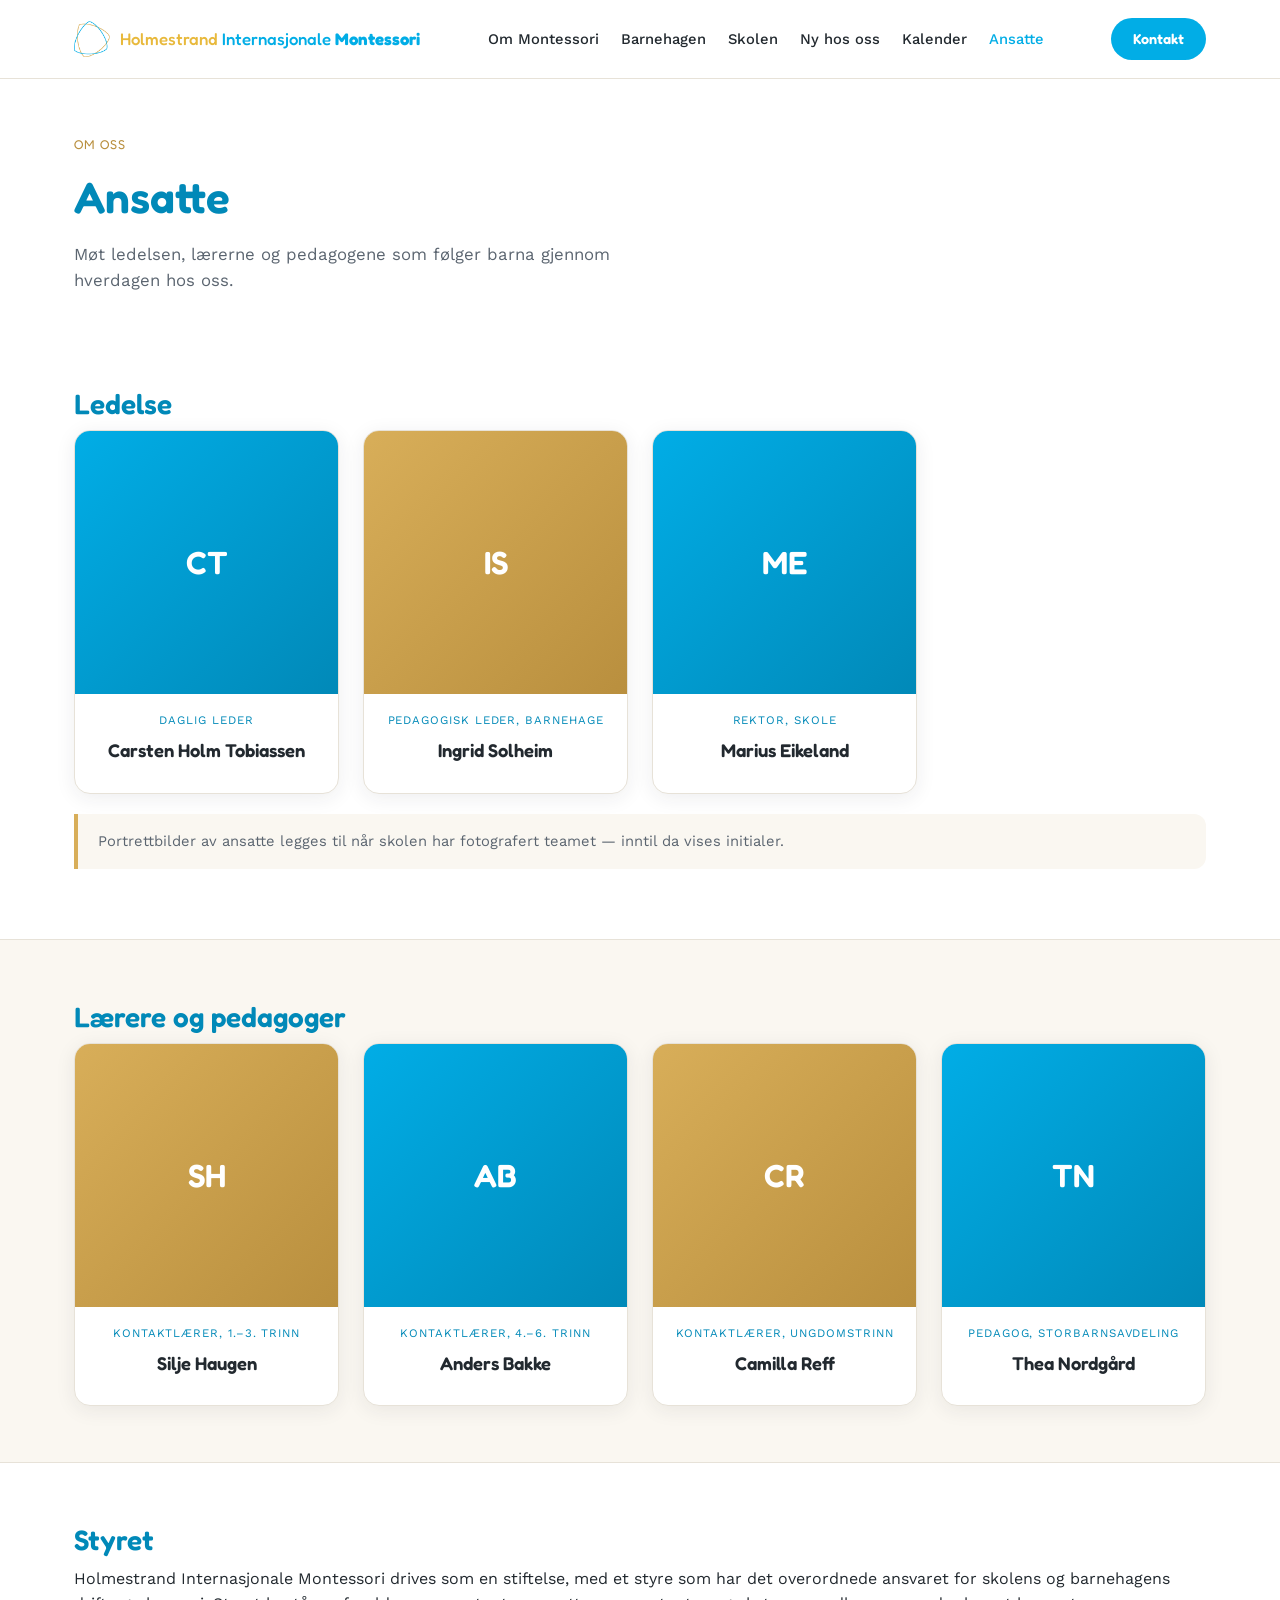
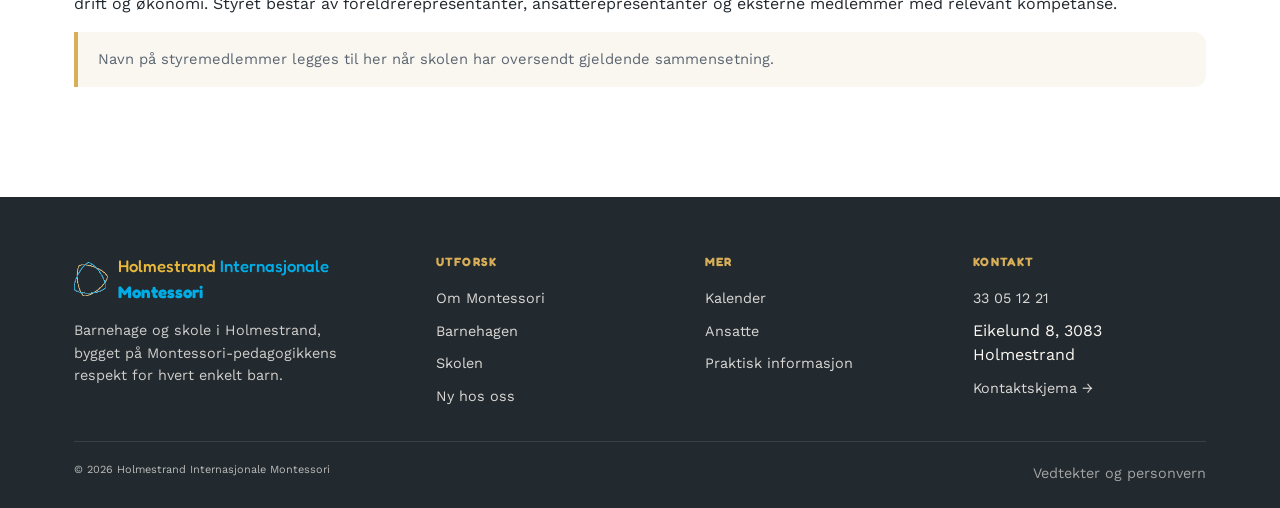
<file: ansatte.html>
<!DOCTYPE html>
<html lang="no">
<head>
<meta charset="UTF-8">
<meta name="viewport" content="width=device-width, initial-scale=1.0">
<title>Ansatte — Holmestrand Internasjonale Montessori</title>
<meta name="description" content="Ledelse, lærere, pedagoger og styret ved Holmestrand Internasjonale Montessori.">
<link rel="icon" type="image/png" sizes="32x32" href="Bilder/favicon-32.png">
<link rel="icon" type="image/png" sizes="16x16" href="Bilder/favicon-16.png">
<link rel="apple-touch-icon" sizes="180x180" href="Bilder/favicon-180.png">
<link rel="preconnect" href="https://fonts.googleapis.com">
<link rel="preconnect" href="https://fonts.gstatic.com" crossorigin>
<link href="https://fonts.googleapis.com/css2?family=Fredoka:wght@500;600;700&family=Work+Sans:wght@400;500;600&display=swap" rel="stylesheet">
<link rel="stylesheet" href="css/style.css">
</head>
<body data-page="ansatte">

<div id="site-header"></div>

<div class="wrap page-hero">
  <span class="eyebrow">Om oss</span>
  <h1>Ansatte</h1>
  <p class="lede">Møt ledelsen, lærerne og pedagogene som følger barna gjennom hverdagen hos oss.</p>
</div>

<section class="section">
  <div class="wrap">
    <h2 class="team-group-title">Ledelse</h2>
    <div class="team-grid">
      <div class="team-card">
        <div class="team-avatar blue" aria-hidden="true">CT</div>
        <div class="team-body">
          <div class="role">Daglig leder</div>
          <h3>Carsten Holm Tobiassen</h3>
        </div>
      </div>
      <div class="team-card">
        <div class="team-avatar amber" aria-hidden="true">IS</div>
        <div class="team-body">
          <div class="role">Pedagogisk leder, barnehage</div>
          <h3>Ingrid Solheim</h3>
        </div>
      </div>
      <div class="team-card">
        <div class="team-avatar blue" aria-hidden="true">ME</div>
        <div class="team-body">
          <div class="role">Rektor, skole</div>
          <h3>Marius Eikeland</h3>
        </div>
      </div>
    </div>
    <p class="note" style="margin-top:20px;">Portrettbilder av ansatte legges til når skolen har fotografert teamet — inntil da vises initialer.</p>
  </div>
</section>

<section class="section section-warm">
  <div class="wrap">
    <h2 class="team-group-title">Lærere og pedagoger</h2>
    <div class="team-grid">
      <div class="team-card">
        <div class="team-avatar amber" aria-hidden="true">SH</div>
        <div class="team-body">
          <div class="role">Kontaktlærer, 1.–3. trinn</div>
          <h3>Silje Haugen</h3>
        </div>
      </div>
      <div class="team-card">
        <div class="team-avatar blue" aria-hidden="true">AB</div>
        <div class="team-body">
          <div class="role">Kontaktlærer, 4.–6. trinn</div>
          <h3>Anders Bakke</h3>
        </div>
      </div>
      <div class="team-card">
        <div class="team-avatar amber" aria-hidden="true">CR</div>
        <div class="team-body">
          <div class="role">Kontaktlærer, ungdomstrinn</div>
          <h3>Camilla Reff</h3>
        </div>
      </div>
      <div class="team-card">
        <div class="team-avatar blue" aria-hidden="true">TN</div>
        <div class="team-body">
          <div class="role">Pedagog, storbarnsavdeling</div>
          <h3>Thea Nordgård</h3>
        </div>
      </div>
    </div>
  </div>
</section>

<section class="section">
  <div class="wrap">
    <h2 class="team-group-title">Styret</h2>
    <p>Holmestrand Internasjonale Montessori drives som en stiftelse, med et styre som har det overordnede ansvaret for skolens og barnehagens drift og økonomi. Styret består av foreldrerepresentanter, ansatterepresentanter og eksterne medlemmer med relevant kompetanse.</p>
    <p class="note" style="margin-top:16px;">Navn på styremedlemmer legges til her når skolen har oversendt gjeldende sammensetning.</p>
  </div>
</section>

<div id="site-footer"></div>
<script src="js/main.js"></script>
<!-- Cloudflare Web Analytics --><script defer src='https://static.cloudflareinsights.com/beacon.min.js' data-cf-beacon='{"token": "3b2830d8c1b74ed68dee031783103adc"}'></script><!-- End Cloudflare Web Analytics -->
</body>
</html>
</file>
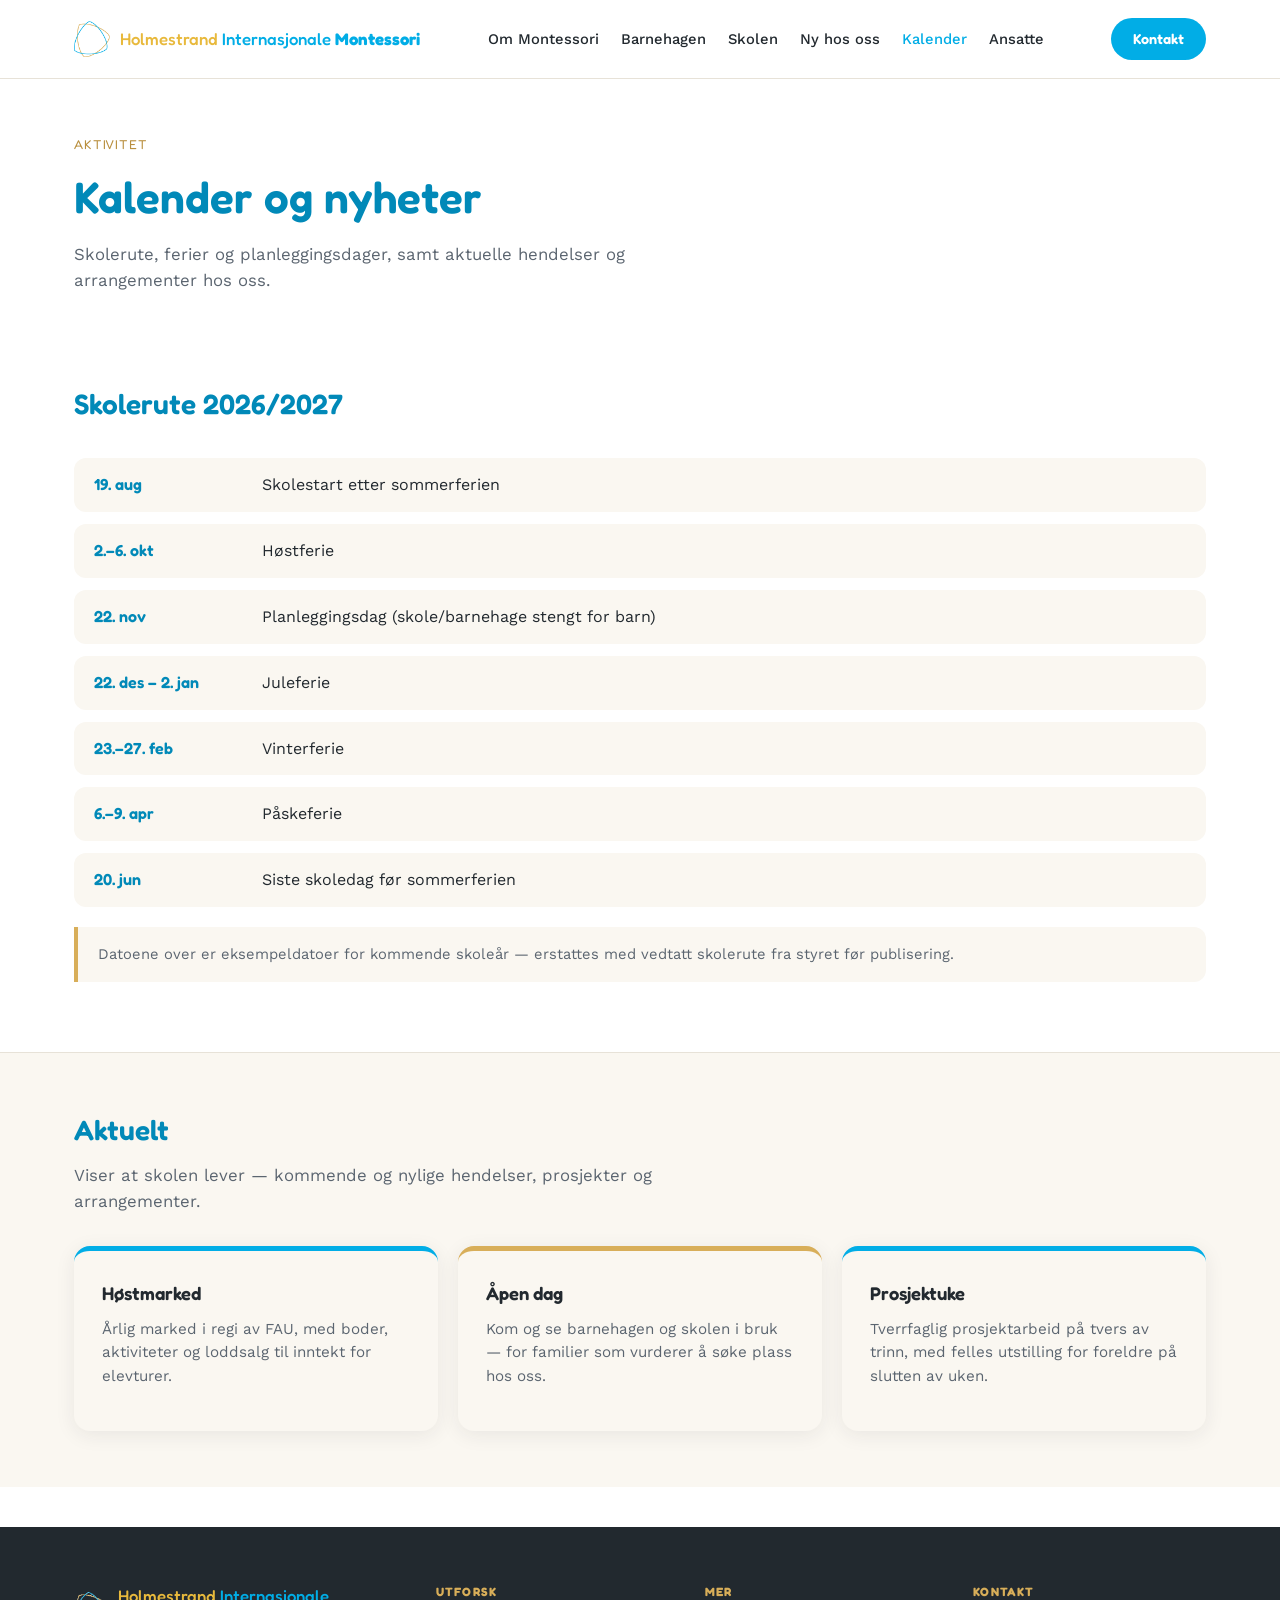
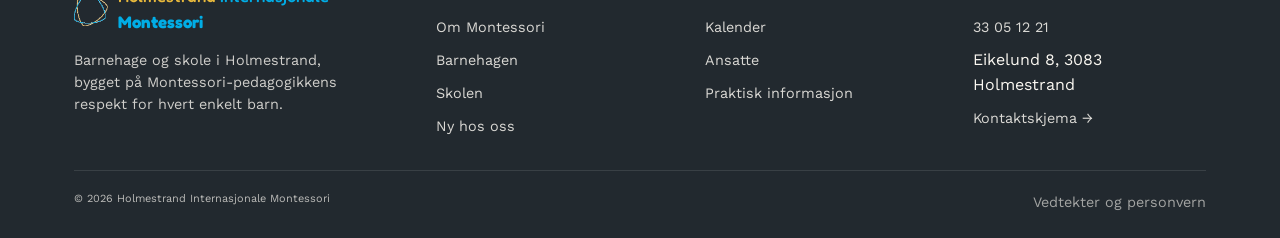
<file: kalender.html>
<!DOCTYPE html>
<html lang="no">
<head>
<meta charset="UTF-8">
<meta name="viewport" content="width=device-width, initial-scale=1.0">
<title>Kalender — Holmestrand Internasjonale Montessori</title>
<meta name="description" content="Skolerute, ferier, planleggingsdager og aktuelle arrangementer.">
<link rel="icon" type="image/png" sizes="32x32" href="Bilder/favicon-32.png">
<link rel="icon" type="image/png" sizes="16x16" href="Bilder/favicon-16.png">
<link rel="apple-touch-icon" sizes="180x180" href="Bilder/favicon-180.png">
<link rel="preconnect" href="https://fonts.googleapis.com">
<link rel="preconnect" href="https://fonts.gstatic.com" crossorigin>
<link href="https://fonts.googleapis.com/css2?family=Fredoka:wght@500;600;700&family=Work+Sans:wght@400;500;600&display=swap" rel="stylesheet">
<link rel="stylesheet" href="css/style.css">
</head>
<body data-page="kalender">

<div id="site-header"></div>

<div class="wrap page-hero">
  <span class="eyebrow">Aktivitet</span>
  <h1>Kalender og nyheter</h1>
  <p class="lede">Skolerute, ferier og planleggingsdager, samt aktuelle hendelser og arrangementer hos oss.</p>
</div>

<section class="section">
  <div class="wrap">
    <div class="section-head">
      <h2>Skolerute 2026/2027</h2>
    </div>
    <div class="cal-list">
      <div class="cal-row"><span class="cal-date">19. aug</span><span>Skolestart etter sommerferien</span></div>
      <div class="cal-row"><span class="cal-date">2.–6. okt</span><span>Høstferie</span></div>
      <div class="cal-row"><span class="cal-date">22. nov</span><span>Planleggingsdag (skole/barnehage stengt for barn)</span></div>
      <div class="cal-row"><span class="cal-date">22. des – 2. jan</span><span>Juleferie</span></div>
      <div class="cal-row"><span class="cal-date">23.–27. feb</span><span>Vinterferie</span></div>
      <div class="cal-row"><span class="cal-date">6.–9. apr</span><span>Påskeferie</span></div>
      <div class="cal-row"><span class="cal-date">20. jun</span><span>Siste skoledag før sommerferien</span></div>
    </div>
    <p class="note" style="margin-top:20px;">Datoene over er eksempeldatoer for kommende skoleår — erstattes med vedtatt skolerute fra styret før publisering.</p>
  </div>
</section>

<section class="section section-warm">
  <div class="wrap">
    <div class="section-head">
      <h2>Aktuelt</h2>
      <p class="lede">Viser at skolen lever — kommende og nylige hendelser, prosjekter og arrangementer.</p>
    </div>
    <div class="card-row">
      <div class="card">
        <h3>Høstmarked</h3>
        <p>Årlig marked i regi av FAU, med boder, aktiviteter og loddsalg til inntekt for elevturer.</p>
      </div>
      <div class="card amber">
        <h3>Åpen dag</h3>
        <p>Kom og se barnehagen og skolen i bruk — for familier som vurderer å søke plass hos oss.</p>
      </div>
      <div class="card">
        <h3>Prosjektuke</h3>
        <p>Tverrfaglig prosjektarbeid på tvers av trinn, med felles utstilling for foreldre på slutten av uken.</p>
      </div>
    </div>
  </div>
</section>

<div id="site-footer"></div>
<script src="js/main.js"></script>
<!-- Cloudflare Web Analytics --><script defer src='https://static.cloudflareinsights.com/beacon.min.js' data-cf-beacon='{"token": "3b2830d8c1b74ed68dee031783103adc"}'></script><!-- End Cloudflare Web Analytics -->
</body>
</html>
</file>
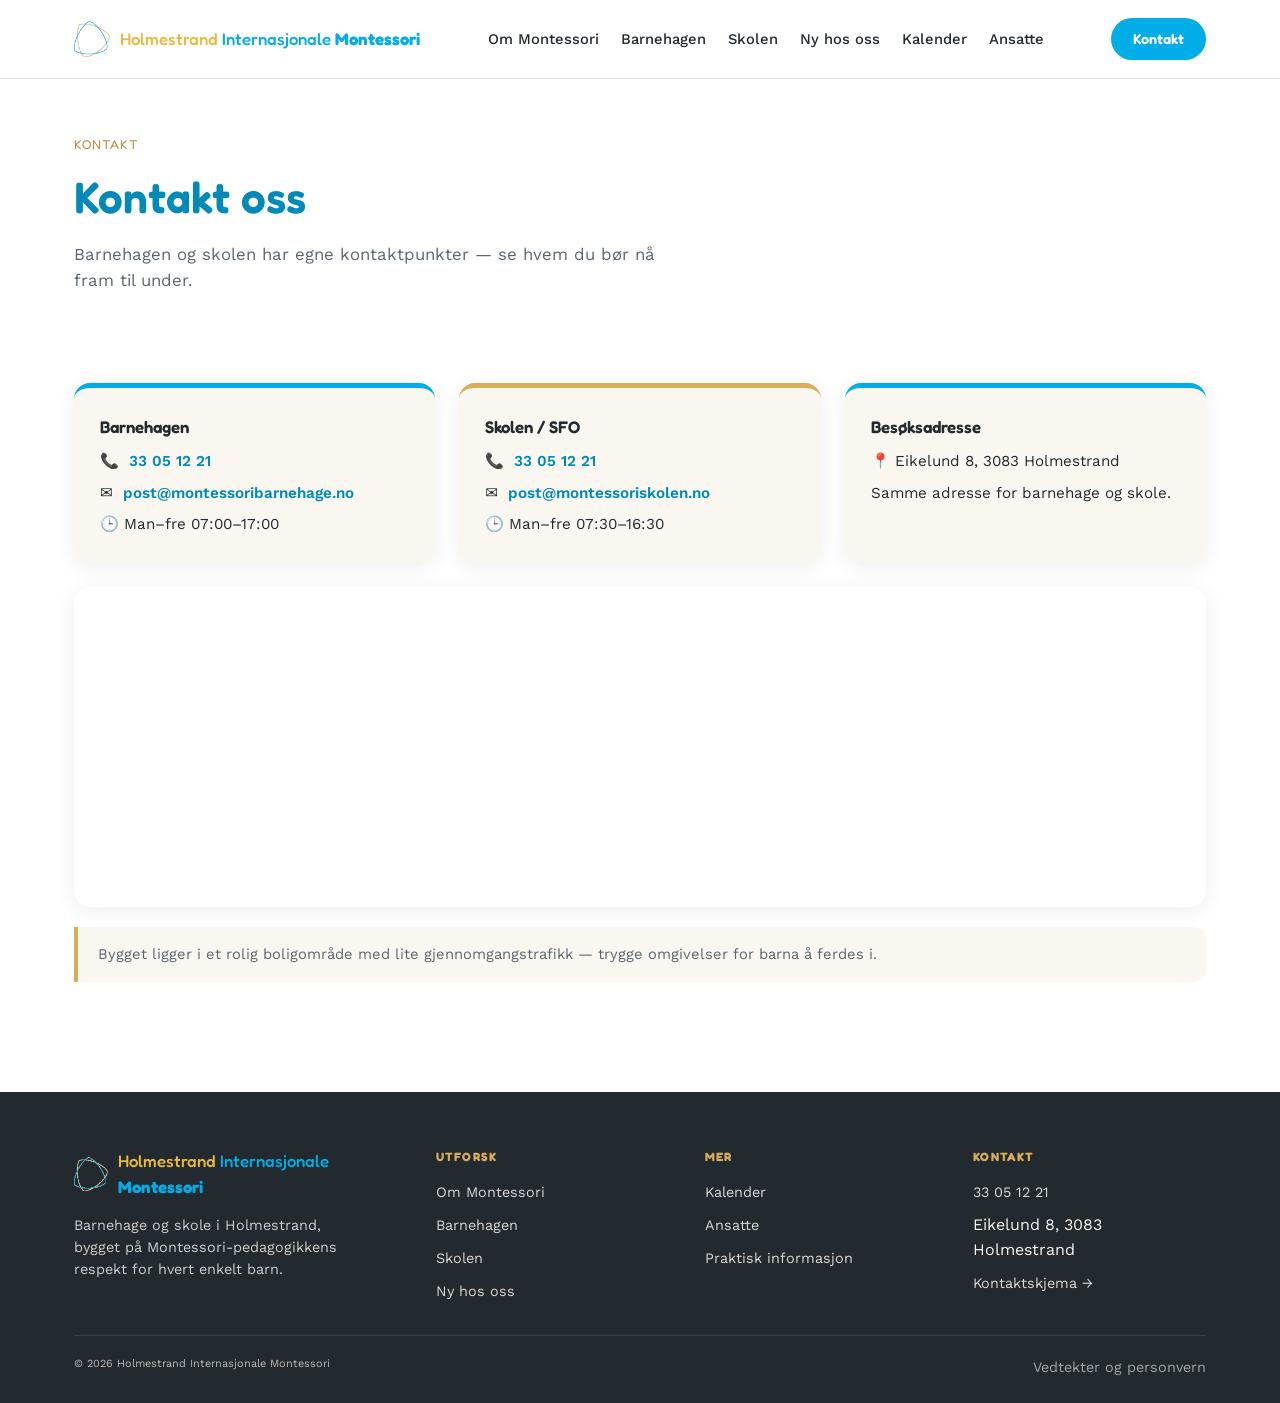
<file: kontakt.html>
<!DOCTYPE html>
<html lang="no">
<head>
<meta charset="UTF-8">
<meta name="viewport" content="width=device-width, initial-scale=1.0">
<title>Kontakt oss — Holmestrand Internasjonale Montessori</title>
<meta name="description" content="Kontaktinformasjon for barnehage og skole, adresse og kart.">
<link rel="icon" type="image/png" sizes="32x32" href="Bilder/favicon-32.png">
<link rel="icon" type="image/png" sizes="16x16" href="Bilder/favicon-16.png">
<link rel="apple-touch-icon" sizes="180x180" href="Bilder/favicon-180.png">
<link rel="preconnect" href="https://fonts.googleapis.com">
<link rel="preconnect" href="https://fonts.gstatic.com" crossorigin>
<link href="https://fonts.googleapis.com/css2?family=Fredoka:wght@500;600;700&family=Work+Sans:wght@400;500;600&display=swap" rel="stylesheet">
<link rel="stylesheet" href="css/style.css">
</head>
<body data-page="kontakt">

<div id="site-header"></div>

<div class="wrap page-hero">
  <span class="eyebrow">Kontakt</span>
  <h1>Kontakt oss</h1>
  <p class="lede">Barnehagen og skolen har egne kontaktpunkter — se hvem du bør nå fram til under.</p>
</div>

<section class="section">
  <div class="wrap">
    <div class="kontakt-grid">
      <div class="kinfo-box">
        <h3>Barnehagen</h3>
        <div class="kinfo-row">📞 <a href="tel:+4733051221">33 05 12 21</a></div>
        <div class="kinfo-row">✉️ <a href="mailto:post@montessoribarnehage.no">post@montessoribarnehage.no</a></div>
        <div class="kinfo-row">🕒 Man–fre 07:00–17:00</div>
      </div>
      <div class="kinfo-box amber">
        <h3>Skolen / SFO</h3>
        <div class="kinfo-row">📞 <a href="tel:+4733051221">33 05 12 21</a></div>
        <div class="kinfo-row">✉️ <a href="mailto:post@montessoriskolen.no">post@montessoriskolen.no</a></div>
        <div class="kinfo-row">🕒 Man–fre 07:30–16:30</div>
      </div>
      <div class="kinfo-box">
        <h3>Besøksadresse</h3>
        <div class="kinfo-row">📍 Eikelund 8, 3083 Holmestrand</div>
        <div class="kinfo-row">Samme adresse for barnehage og skole.</div>
      </div>
    </div>

    <div class="kmap">
      <iframe src="https://www.google.com/maps?q=Eikelund+8,+3083+Holmestrand&output=embed" loading="lazy" referrerpolicy="no-referrer-when-downgrade" title="Kart til Eikelund 8, Holmestrand"></iframe>
    </div>
    <p class="note" style="margin-top:20px;">Bygget ligger i et rolig boligområde med lite gjennomgangstrafikk — trygge omgivelser for barna å ferdes i.</p>
  </div>
</section>

<div id="site-footer"></div>
<script src="js/main.js"></script>
<!-- Cloudflare Web Analytics --><script defer src='https://static.cloudflareinsights.com/beacon.min.js' data-cf-beacon='{"token": "3b2830d8c1b74ed68dee031783103adc"}'></script><!-- End Cloudflare Web Analytics -->
</body>
</html>
</file>
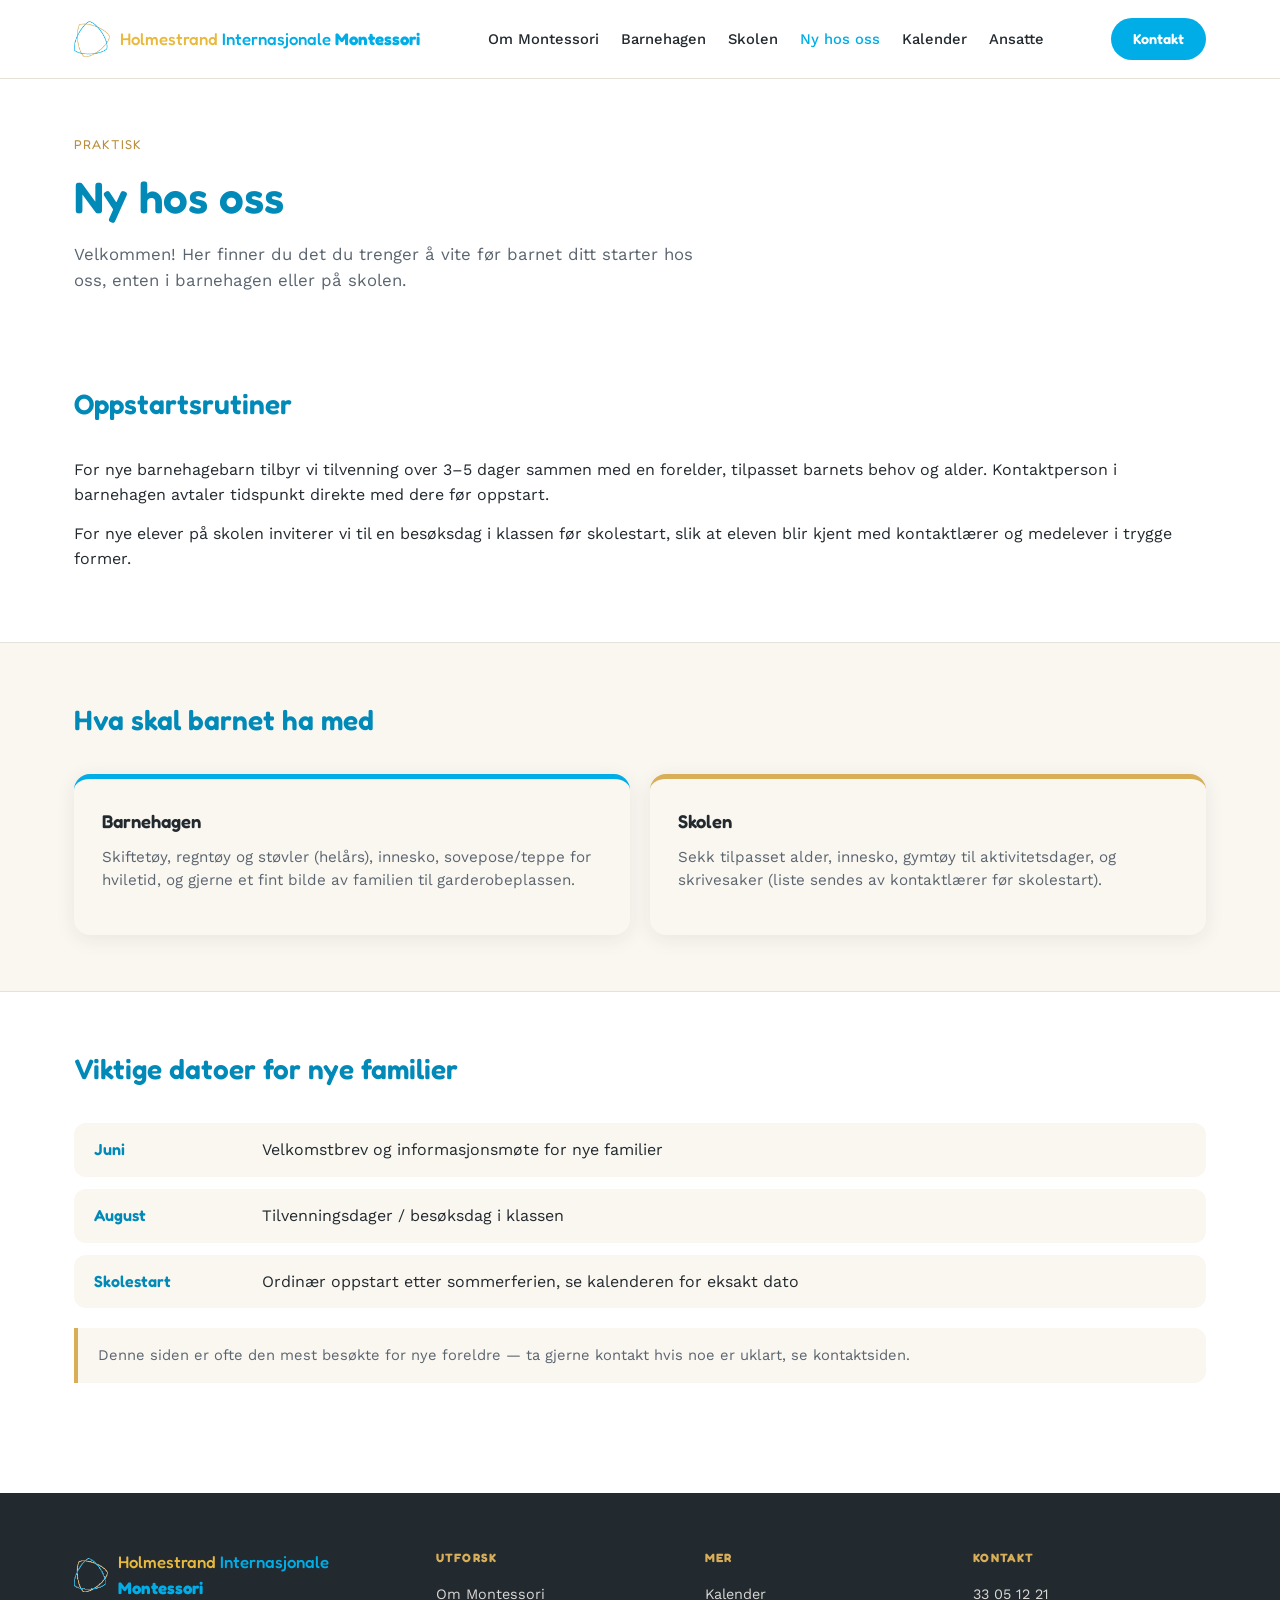
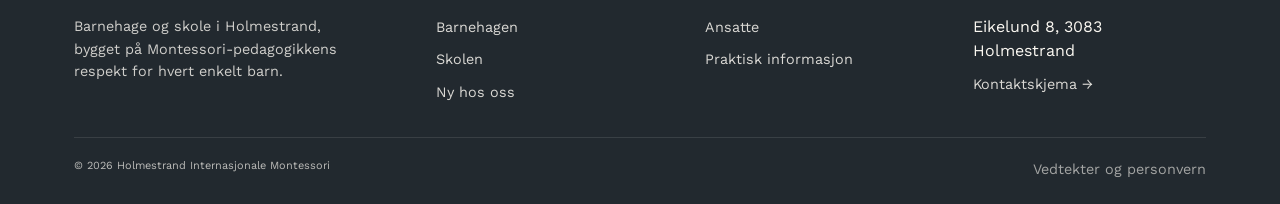
<file: ny-hos-oss.html>
<!DOCTYPE html>
<html lang="no">
<head>
<meta charset="UTF-8">
<meta name="viewport" content="width=device-width, initial-scale=1.0">
<title>Ny hos oss — Holmestrand Internasjonale Montessori</title>
<meta name="description" content="Praktisk informasjon for nye familier: oppstartsrutiner, hva barnet skal ha med og viktige datoer.">
<link rel="icon" type="image/png" sizes="32x32" href="Bilder/favicon-32.png">
<link rel="icon" type="image/png" sizes="16x16" href="Bilder/favicon-16.png">
<link rel="apple-touch-icon" sizes="180x180" href="Bilder/favicon-180.png">
<link rel="preconnect" href="https://fonts.googleapis.com">
<link rel="preconnect" href="https://fonts.gstatic.com" crossorigin>
<link href="https://fonts.googleapis.com/css2?family=Fredoka:wght@500;600;700&family=Work+Sans:wght@400;500;600&display=swap" rel="stylesheet">
<link rel="stylesheet" href="css/style.css">
</head>
<body data-page="ny-hos-oss">

<div id="site-header"></div>

<div class="wrap page-hero">
  <span class="eyebrow">Praktisk</span>
  <h1>Ny hos oss</h1>
  <p class="lede">Velkommen! Her finner du det du trenger å vite før barnet ditt starter hos oss, enten i barnehagen eller på skolen.</p>
</div>

<section class="section">
  <div class="wrap">
    <div class="section-head">
      <h2>Oppstartsrutiner</h2>
    </div>
    <p>For nye barnehagebarn tilbyr vi tilvenning over 3–5 dager sammen med en forelder, tilpasset barnets behov og alder. Kontaktperson i barnehagen avtaler tidspunkt direkte med dere før oppstart.</p>
    <p>For nye elever på skolen inviterer vi til en besøksdag i klassen før skolestart, slik at eleven blir kjent med kontaktlærer og medelever i trygge former.</p>
  </div>
</section>

<section class="section section-warm">
  <div class="wrap">
    <div class="section-head">
      <h2>Hva skal barnet ha med</h2>
    </div>
    <div class="card-row">
      <div class="card">
        <h3>Barnehagen</h3>
        <p>Skiftetøy, regntøy og støvler (helårs), innesko, sovepose/teppe for hviletid, og gjerne et fint bilde av familien til garderobeplassen.</p>
      </div>
      <div class="card amber">
        <h3>Skolen</h3>
        <p>Sekk tilpasset alder, innesko, gymtøy til aktivitetsdager, og skrivesaker (liste sendes av kontaktlærer før skolestart).</p>
      </div>
    </div>
  </div>
</section>

<section class="section">
  <div class="wrap">
    <div class="section-head">
      <h2>Viktige datoer for nye familier</h2>
    </div>
    <div class="cal-list">
      <div class="cal-row"><span class="cal-date">Juni</span><span>Velkomstbrev og informasjonsmøte for nye familier</span></div>
      <div class="cal-row"><span class="cal-date">August</span><span>Tilvenningsdager / besøksdag i klassen</span></div>
      <div class="cal-row"><span class="cal-date">Skolestart</span><span>Ordinær oppstart etter sommerferien, se <a href="kalender.html">kalenderen</a> for eksakt dato</span></div>
    </div>
    <p class="note" style="margin-top:20px;">Denne siden er ofte den mest besøkte for nye foreldre — ta gjerne kontakt hvis noe er uklart, se <a href="kontakt.html">kontaktsiden</a>.</p>
  </div>
</section>

<div id="site-footer"></div>
<script src="js/main.js"></script>
<!-- Cloudflare Web Analytics --><script defer src='https://static.cloudflareinsights.com/beacon.min.js' data-cf-beacon='{"token": "3b2830d8c1b74ed68dee031783103adc"}'></script><!-- End Cloudflare Web Analytics -->
</body>
</html>
</file>
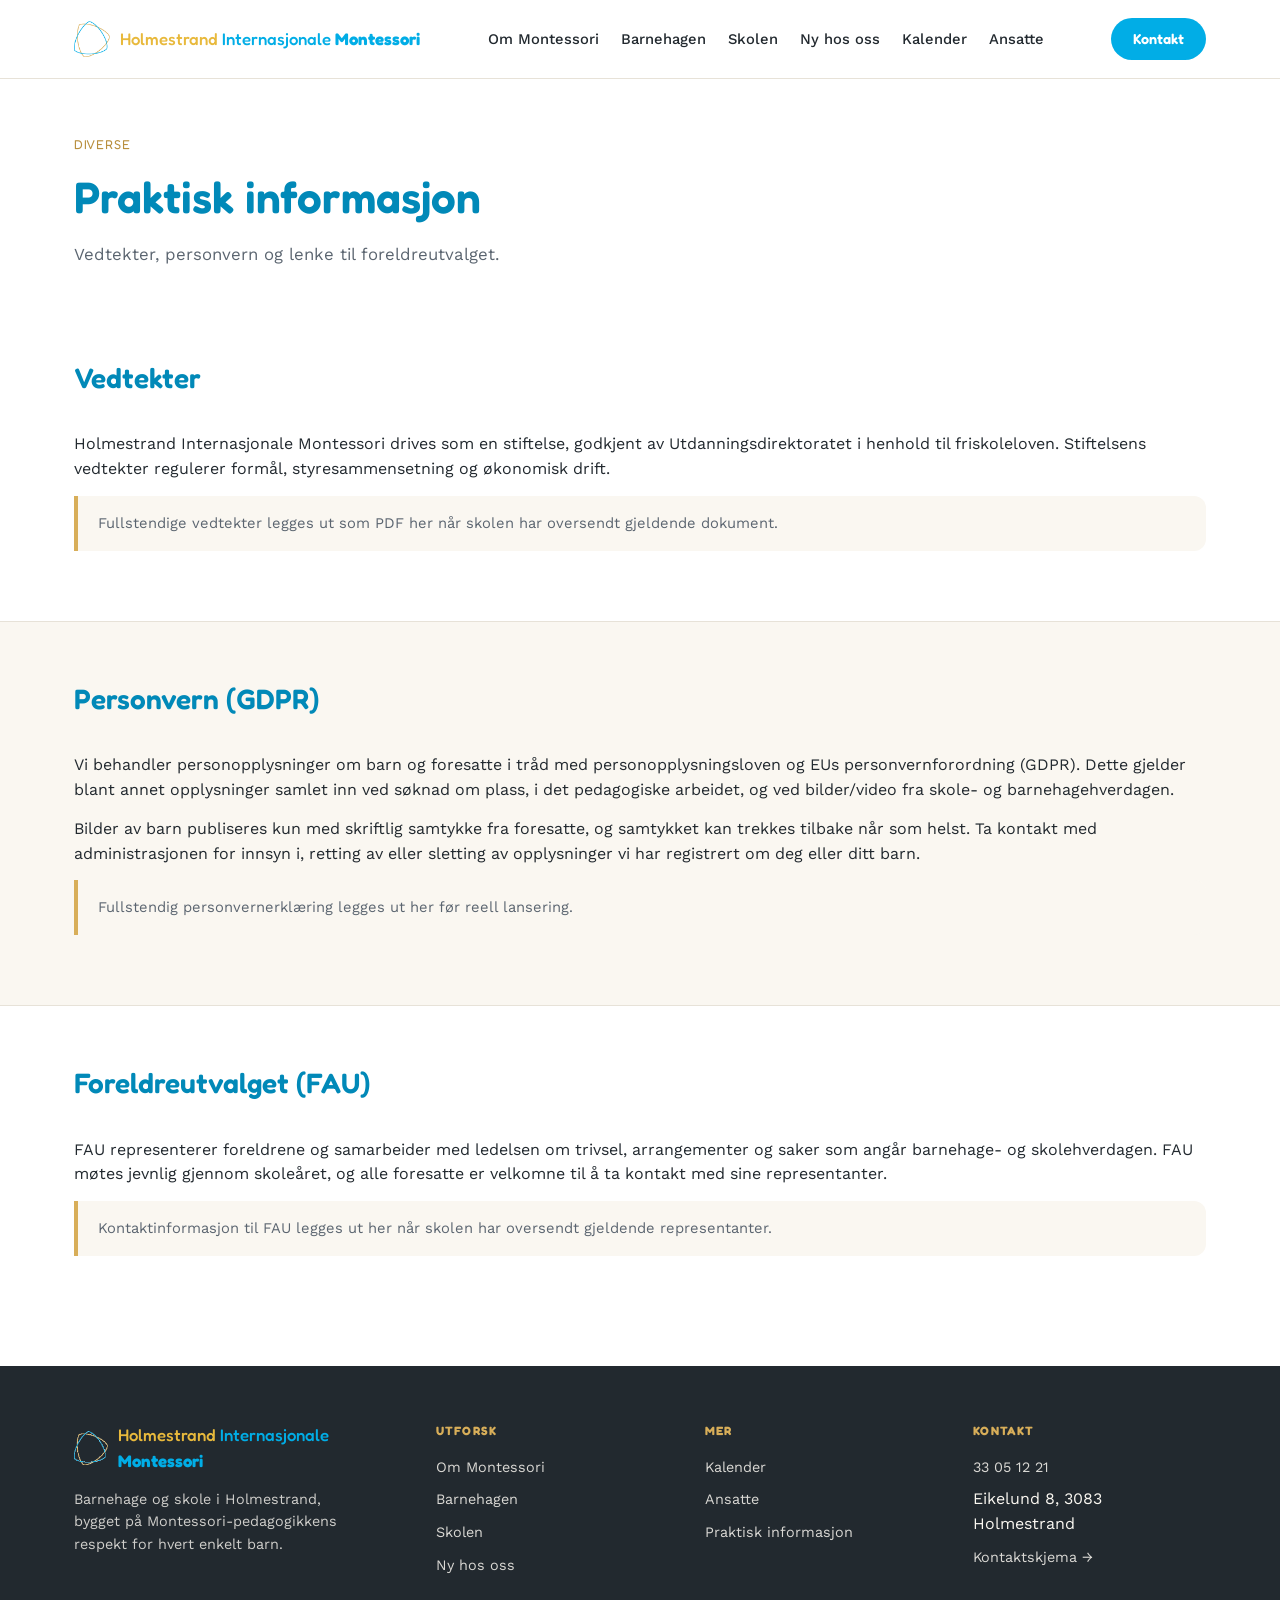
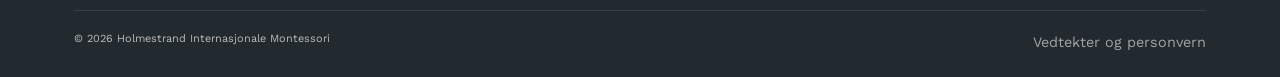
<file: praktisk-informasjon.html>
<!DOCTYPE html>
<html lang="no">
<head>
<meta charset="UTF-8">
<meta name="viewport" content="width=device-width, initial-scale=1.0">
<title>Praktisk informasjon — Holmestrand Internasjonale Montessori</title>
<meta name="description" content="Vedtekter, personvern/GDPR og lenke til foreldreutvalget (FAU).">
<link rel="icon" type="image/png" sizes="32x32" href="Bilder/favicon-32.png">
<link rel="icon" type="image/png" sizes="16x16" href="Bilder/favicon-16.png">
<link rel="apple-touch-icon" sizes="180x180" href="Bilder/favicon-180.png">
<link rel="preconnect" href="https://fonts.googleapis.com">
<link rel="preconnect" href="https://fonts.gstatic.com" crossorigin>
<link href="https://fonts.googleapis.com/css2?family=Fredoka:wght@500;600;700&family=Work+Sans:wght@400;500;600&display=swap" rel="stylesheet">
<link rel="stylesheet" href="css/style.css">
</head>
<body data-page="praktisk-informasjon">

<div id="site-header"></div>

<div class="wrap page-hero">
  <span class="eyebrow">Diverse</span>
  <h1>Praktisk informasjon</h1>
  <p class="lede">Vedtekter, personvern og lenke til foreldreutvalget.</p>
</div>

<section class="section">
  <div class="wrap">
    <div class="section-head">
      <h2>Vedtekter</h2>
    </div>
    <p>Holmestrand Internasjonale Montessori drives som en stiftelse, godkjent av Utdanningsdirektoratet i henhold til friskoleloven. Stiftelsens vedtekter regulerer formål, styresammensetning og økonomisk drift.</p>
    <p class="note">Fullstendige vedtekter legges ut som PDF her når skolen har oversendt gjeldende dokument.</p>
  </div>
</section>

<section class="section section-warm">
  <div class="wrap">
    <div class="section-head">
      <h2>Personvern (GDPR)</h2>
    </div>
    <p>Vi behandler personopplysninger om barn og foresatte i tråd med personopplysningsloven og EUs personvernforordning (GDPR). Dette gjelder blant annet opplysninger samlet inn ved søknad om plass, i det pedagogiske arbeidet, og ved bilder/video fra skole- og barnehagehverdagen.</p>
    <p>Bilder av barn publiseres kun med skriftlig samtykke fra foresatte, og samtykket kan trekkes tilbake når som helst. Ta kontakt med administrasjonen for innsyn i, retting av eller sletting av opplysninger vi har registrert om deg eller ditt barn.</p>
    <p class="note">Fullstendig personvernerklæring legges ut her før reell lansering.</p>
  </div>
</section>

<section class="section">
  <div class="wrap">
    <div class="section-head">
      <h2>Foreldreutvalget (FAU)</h2>
    </div>
    <p>FAU representerer foreldrene og samarbeider med ledelsen om trivsel, arrangementer og saker som angår barnehage- og skolehverdagen. FAU møtes jevnlig gjennom skoleåret, og alle foresatte er velkomne til å ta kontakt med sine representanter.</p>
    <p class="note">Kontaktinformasjon til FAU legges ut her når skolen har oversendt gjeldende representanter.</p>
  </div>
</section>

<div id="site-footer"></div>
<script src="js/main.js"></script>
<!-- Cloudflare Web Analytics --><script defer src='https://static.cloudflareinsights.com/beacon.min.js' data-cf-beacon='{"token": "3b2830d8c1b74ed68dee031783103adc"}'></script><!-- End Cloudflare Web Analytics -->
</body>
</html>
</file>
<file: css/style.css>
:root {
  /* Merkevarefarger — fra logoen */
  --brand-blue: #01ADE6;
  --brand-blue-dark: #0189B8;
  --brand-amber: #D8AE59;
  --brand-amber-dark: #B98F3E;

  /* Montessori-primærfarger — sparsom bruk (ikoner, kort, illustrasjon) */
  --accent-red: #D9483C;
  --accent-yellow: #E8B93C;
  --accent-green: #4F9B5C;

  /* Nøytrale */
  --ink: #22292F;
  --ink-soft: #5B6570;
  --paper: #FFFFFF;
  --paper-warm: #FAF7F1;
  --line: #E7E2D8;

  /* Typografi */
  --font-display: 'Fredoka', system-ui, sans-serif;
  --font-body: 'Work Sans', system-ui, sans-serif;

  /* Rytme */
  --radius: 16px;
  --shadow: 0 4px 20px rgba(34,41,47,0.08);
}

*, *::before, *::after { box-sizing: border-box; margin: 0; padding: 0; }
html { scroll-behavior: smooth; }
body {
  font-family: var(--font-body);
  color: var(--ink);
  background: var(--paper);
  line-height: 1.55;
}
a { color: inherit; text-decoration: none; }
img { max-width: 100%; display: block; }
ul { list-style: none; }

.wrap { max-width: 1180px; margin: 0 auto; padding: 0 24px; }

h1, h2, h3 { font-family: var(--font-display); font-weight: 600; margin: 0 0 10px; }
h1 { font-size: clamp(2rem, 4vw, 2.75rem); }
h2 { font-size: clamp(1.4rem, 2.6vw, 1.75rem); color: var(--brand-blue-dark); }
h3 { font-size: 1.15rem; }
p { margin: 0 0 14px; }
p.lede { color: var(--ink-soft); font-size: 1.05rem; max-width: 620px; }
.eyebrow {
  font-family: var(--font-display); font-size: 0.8rem; letter-spacing: 0.08em;
  text-transform: uppercase; color: var(--brand-amber-dark); margin-bottom: 8px; display: block;
}

/* ===== Knapper ===== */
.btn-row { display: flex; gap: 14px; flex-wrap: wrap; }
.btn {
  font-family: var(--font-display); font-weight: 600; font-size: 0.95rem;
  padding: 13px 26px; border-radius: 999px; border: none; cursor: pointer;
  text-decoration: none; display: inline-block; transition: transform 0.15s ease, box-shadow 0.15s ease, background 0.15s ease;
}
.btn:hover { transform: translateY(-1px); }
.btn-primary { background: var(--brand-blue); color: white; box-shadow: 0 4px 14px rgba(1,173,230,0.35); }
.btn-primary:hover { background: var(--brand-blue-dark); }
.btn-secondary { background: var(--brand-amber); color: var(--ink); }
.btn-secondary:hover { background: var(--brand-amber-dark); }
.btn-ghost { background: transparent; color: var(--brand-blue-dark); border: 2px solid var(--line); }
.btn-ghost:hover { border-color: var(--brand-blue); }
.btn-ghost--onimage { color: #fff; border-color: rgba(255,255,255,0.6); }
.btn-ghost--onimage:hover { border-color: #fff; }
.btn-sm { padding: 10px 20px; font-size: 0.85rem; }

/* ===== Sections ===== */
.section { padding: 56px 0; border-top: 1px solid var(--line); }
.section:first-of-type { border-top: none; }
.section-warm { background: var(--paper-warm); }
.section-head { margin-bottom: 32px; }

/* ===== Nav ===== */
.nav {
  position: sticky; top: 0; z-index: 50;
  background: rgba(255,255,255,0.92); backdrop-filter: blur(12px);
  border-bottom: 1px solid var(--line);
}
.nav .wrap { display: flex; align-items: center; justify-content: space-between; height: 78px; gap: 20px; }
.nav-logo { display: flex; align-items: center; gap: 10px; white-space: nowrap; }
.nav-logo img { height: 36px; }
.nav-logo span { font-family: var(--font-display); font-weight: 500; font-size: 1.05rem; }
.nav-logo .lg-a { color: var(--accent-yellow); }
.nav-logo .lg-b { color: var(--brand-blue); }
.nav-logo .lg-c { color: var(--brand-blue); font-weight: 700; }
.nav-links { display: flex; gap: 22px; align-items: center; }
.nav-links a { display: flex; align-items: center; font-size: 0.92rem; font-weight: 500; color: var(--ink); transition: color 0.15s ease; }
.nav-links a:hover, .nav-links a.active { color: var(--brand-blue); }
.nav-links .nl-icon { display: none; }
.nav-cta {
  background: var(--brand-blue); color: #fff !important; padding: 10px 22px;
  border-radius: 999px; font-size: 0.9rem; font-weight: 600; font-family: var(--font-display);
  transition: background 0.15s ease; white-space: nowrap;
}
.nav-cta:hover { background: var(--brand-blue-dark); }
.nav-hamburger {
  display: none; flex-direction: column; justify-content: center; gap: 5px; background: transparent;
  border: none; cursor: pointer; padding: 8px; width: 38px; height: 38px;
}
.nav-hamburger span { width: 22px; height: 2px; background: var(--ink); display: block; border-radius: 2px; transition: transform 0.25s ease, opacity 0.25s ease; }
.nav-hamburger[aria-expanded="true"] span:nth-child(1) { transform: translateY(7px) rotate(45deg); }
.nav-hamburger[aria-expanded="true"] span:nth-child(2) { opacity: 0; }
.nav-hamburger[aria-expanded="true"] span:nth-child(3) { transform: translateY(-7px) rotate(-45deg); }

@media (max-width: 920px) {
  .nav-links {
    position: absolute; top: 100%; left: 0; right: 0; max-height: calc(100vh - 78px);
    background: rgba(255,255,255,.94); backdrop-filter: blur(16px); -webkit-backdrop-filter: blur(16px);
    flex-direction: column; align-items: stretch; padding: 8px 0; gap: 0;
    overflow-y: auto; visibility: hidden; opacity: 0; transform: translateY(-8px);
    border-bottom: 1px solid var(--line); box-shadow: 0 16px 32px rgba(34,41,47,.12);
    transition: opacity 0.2s ease, transform 0.2s ease, visibility 0.2s;
  }
  .nav-links.open { display: flex; visibility: visible; opacity: 1; transform: translateY(0); }
  .nav-links li { border-bottom: 1px solid var(--line); }
  .nav-links li:last-child { border-bottom: none; }
  .nav-links a {
    justify-content: center; padding: 18px 28px; gap: 14px;
    font-family: var(--font-display); font-weight: 600; font-size: 1.15rem;
  }
  .nav-links a:active { background: var(--paper-warm); }
  .nav-links .nl-icon { display: inline-flex; align-items: center; justify-content: center; width: 28px; font-size: 1.4rem; }
  .nav-hamburger { display: flex; }
  .nav-logo img { height: 30px; }
  .nav-logo .lg-name { display: flex; flex-direction: column; line-height: 1.25; }
  .nav-logo span { font-size: 0.68rem; }
  .nav-logo .lg-line1 { white-space: nowrap; }
  .nav-cta { padding: 8px 16px; font-size: 0.82rem; margin-left: auto; }
}

/* ===== Hero (forside) — full-bleed karusell ===== */
.hero { position: relative; overflow: hidden; color: #fff; height: clamp(480px, 78vh, 720px); }
.hero-slides { position: absolute; inset: 0; }
.hero-slide {
  position: absolute; inset: 0; background-size: cover; background-position: center;
  opacity: 0; transition: opacity 0.6s ease-in-out;
}
.hero-slide.active { opacity: 1; }
.hero-slide::after {
  content: ""; position: absolute; inset: 0;
  background: linear-gradient(0deg, rgba(34,41,47,.8) 0%, rgba(34,41,47,.35) 50%, rgba(34,41,47,.05) 100%);
}
.hero-inner {
  position: absolute; inset: 0; z-index: 2;
  display: flex; flex-direction: column; justify-content: flex-end;
  padding-bottom: clamp(48px, 9vh, 96px);
}
.hero-inner .eyebrow { color: var(--brand-amber); display: inline-flex; align-items: center; gap: 10px; }
.hero-inner .eyebrow::before { content: ""; width: 24px; height: 1px; background: var(--brand-amber); }
.hero-inner h1 {
  color: #fff; font-size: clamp(2.2rem, 5vw, 3.6rem); line-height: 1.05;
  letter-spacing: -0.01em; max-width: 16ch; margin: 16px 0 0;
  text-shadow: 0 2px 24px rgba(0,0,0,.35);
}
.hero-inner h1 em { font-style: italic; color: var(--brand-amber); }
.hero-inner .lead {
  font-size: clamp(.95rem, 1.4vw, 1.1rem); color: rgba(255,255,255,.92);
  max-width: 50ch; margin-top: 14px; text-shadow: 0 1px 12px rgba(0,0,0,.4);
}
.hero-inner .btn-row { margin-top: 26px; }

.hero-quote {
  position: absolute; top: 40px; right: 40px; z-index: 3; max-width: 360px;
  background: rgba(255,255,255,.12); backdrop-filter: blur(10px); -webkit-backdrop-filter: blur(10px);
  border: 1px solid rgba(255,255,255,.25); border-radius: var(--radius);
  padding: 24px 28px; box-shadow: 0 8px 32px rgba(0,0,0,.2);
}
.hero-quote p {
  font-family: var(--font-body); font-style: italic; font-size: 1.05rem; line-height: 1.5;
  color: #fff; margin: 0 0 10px; text-shadow: 0 1px 12px rgba(0,0,0,.4);
}
.hero-quote-attr { display: flex; align-items: center; gap: 12px; }
.hero-quote .quote-avatar {
  width: 42px; height: 42px; border-radius: 50%; object-fit: cover; object-position: top center;
  border: 2px solid rgba(255,255,255,.5); background: #fff; flex-shrink: 0;
}
.hero-quote cite {
  font-family: var(--font-display); font-style: normal; font-size: 0.85rem; color: var(--brand-amber);
}
@media (max-width: 900px) { .hero-quote { display: none; } }

.quote-mobile { display: none; padding: 28px 0; }
.quote-block { display: flex; align-items: center; gap: 16px; text-align: left; max-width: 560px; margin: 0 auto; }
.quote-block-avatar {
  width: 56px; height: 56px; border-radius: 50%; object-fit: cover; object-position: top center;
  border: 1px solid var(--line); background: #fff; flex-shrink: 0;
}
.quote-block p {
  font-family: var(--font-body); font-style: italic; font-size: 0.92rem; line-height: 1.4;
  color: var(--ink); margin: 0 0 4px;
}
.quote-block cite {
  font-family: var(--font-display); font-style: normal; font-weight: 600;
  font-size: 0.78rem; color: var(--brand-amber-dark);
}
@media (max-width: 900px) { .quote-mobile { display: block; } }

.hero-dots { position: absolute; bottom: 28px; right: 28px; z-index: 4; display: flex; gap: 8px; align-items: center; }
.hero-dot {
  width: 8px; height: 8px; border-radius: 100px; background: rgba(255,255,255,.4);
  border: none; cursor: pointer; padding: 0; transition: background .3s, width .3s;
}
.hero-dot.active { background: #fff; width: 24px; }

.hero-arrow {
  position: absolute; top: 50%; transform: translateY(-50%); z-index: 4;
  background: rgba(34,41,47,.35); backdrop-filter: blur(6px);
  border: 1px solid rgba(255,255,255,.2); color: #fff;
  width: 44px; height: 44px; border-radius: 50%; cursor: pointer;
  display: flex; align-items: center; justify-content: center;
  transition: background .25s; font-size: 18px;
}
.hero-arrow:hover { background: rgba(34,41,47,.6); }
.hero-arrow.prev { left: 20px; }
.hero-arrow.next { right: 20px; }

@media (max-width: 600px) {
  .hero { height: clamp(400px, 72vh, 560px); }
  .hero-inner { padding-bottom: 64px; }
  .hero-arrow { display: none; }
  .hero-dots { right: 20px; }
}

/* ===== Page hero (undersider, uten bilde) ===== */
.page-hero { padding-top: 56px; padding-bottom: 20px; }
.page-hero h1 { color: var(--brand-blue-dark); }
.page-hero .eyebrow { color: var(--brand-amber-dark); }

/* ===== Quick info (forside) ===== */
.quick-info-row { display: grid; grid-template-columns: repeat(3, 1fr); gap: 24px; }
.quick-info { display: flex; align-items: flex-start; gap: 14px; }
.quick-info-icon {
  flex: 0 0 auto; width: 44px; height: 44px; border-radius: 50%;
  background: var(--paper-warm); display: flex; align-items: center; justify-content: center;
  font-size: 1.2rem;
}
.quick-info h4 { font-family: var(--font-display); font-size: 0.98rem; margin-bottom: 4px; }
.quick-info p { font-size: 0.9rem; color: var(--ink-soft); margin: 0; }
.quick-info p a { color: var(--brand-blue-dark); font-weight: 600; }
@media (max-width: 760px) { .quick-info-row { grid-template-columns: 1fr; } }

/* ===== Kort — avdelinger ===== */
.card-row { display: grid; grid-template-columns: repeat(auto-fit, minmax(260px, 1fr)); gap: 20px; }
.card { background: var(--paper-warm); border-radius: var(--radius); padding: 28px; box-shadow: var(--shadow); border-top: 5px solid var(--brand-blue); }
.card.amber { border-top-color: var(--brand-amber); }
.card p { color: var(--ink-soft); font-size: 0.95rem; }

/* ===== Bildestabel (iMessage-stil fanning) ===== */
.photo-stack-section { display: grid; grid-template-columns: 1fr 340px; gap: 40px; align-items: center; }
@media (max-width: 800px) { .photo-stack-section { grid-template-columns: 1fr; justify-items: center; text-align: center; } }
.photo-stack { position: relative; width: 260px; height: 330px; margin: 20px auto 0; }
.photo-stack .stack-item {
  position: absolute; inset: 0; border-radius: 20px; overflow: hidden;
  box-shadow: 0 10px 30px rgba(34,41,47,0.25); border: 4px solid var(--paper);
  cursor: pointer; transition: transform 0.8s cubic-bezier(.2,.8,.2,1); background: var(--line);
}
.photo-stack .stack-item img { width: 100%; height: 100%; object-fit: cover; display: block; }
.photo-stack .stack-badge {
  position: absolute; top: 12px; right: 12px; z-index: 10; background: rgba(34,41,47,0.55); color: #fff;
  font-family: var(--font-display); font-size: 0.8rem; font-weight: 600; padding: 4px 10px; border-radius: 999px;
  pointer-events: none;
}
.photo-stack .stack-item:nth-child(1) { transform: rotate(-9deg) translate(-14px, 6px); z-index: 1; }
.photo-stack .stack-item:nth-child(2) { transform: rotate(-4deg) translate(-6px, 2px); z-index: 2; }
.photo-stack .stack-item:nth-child(3) { transform: rotate(2deg) translate(4px, -2px); z-index: 3; }
.photo-stack .stack-item:nth-child(4) { transform: rotate(7deg) translate(12px, 4px); z-index: 4; }
.photo-stack .stack-item:nth-child(5) { transform: rotate(0deg) translate(0,0); z-index: 5; }
@media (hover: hover) {
  .photo-stack:hover .stack-item:nth-child(1) { transform: rotate(-16deg) translate(-85px, 20px); }
  .photo-stack:hover .stack-item:nth-child(2) { transform: rotate(-8deg) translate(-42px, 8px); }
  .photo-stack:hover .stack-item:nth-child(3) { transform: rotate(0deg) translate(0px, 0px); }
  .photo-stack:hover .stack-item:nth-child(4) { transform: rotate(8deg) translate(42px, 8px); }
  .photo-stack:hover .stack-item:nth-child(5) { transform: rotate(16deg) translate(85px, 20px); }
}
.photo-stack .stack-item.stack-item--exit {
  transition: transform 0.7s cubic-bezier(.4,0,.2,1), opacity 0.7s ease;
  transform: translateY(80px) rotate(-22deg) scale(0.94) !important;
  opacity: 0; z-index: 20;
}

/* ===== Bildegalleri — stort bilde + 2 stablet ===== */
.gallery-grid { display: grid; grid-template-columns: 1.4fr 1fr; gap: 8px; height: 480px; }
.g-stack { display: flex; flex-direction: column; gap: 8px; height: 100%; }
.g-stack .g-item { flex: 1; min-height: 0; }
.g-item { border-radius: 14px; overflow: hidden; position: relative; height: 100%; }
.g-item img { width: 100%; height: 100%; object-fit: cover; }
@media (max-width: 700px) {
  .gallery-grid { grid-template-columns: 1fr; height: auto; }
  .gallery-grid .g-large { height: 260px; }
  .g-stack { flex-direction: row; height: 180px; }
}

/* ===== Full-bredde bilde med tekst ===== */
.split-block { display: grid; grid-template-columns: 1fr 1fr; gap: 40px; align-items: center; }
.split-block img { border-radius: var(--radius); box-shadow: var(--shadow); aspect-ratio: 4/3; object-fit: cover; width: 100%; }
.split-block.reverse img { order: 2; }
@media (max-width: 820px) { .split-block { grid-template-columns: 1fr; } .split-block.reverse img { order: 0; } }

/* ===== Dagsrytme / trinnliste ===== */
.timeline { display: flex; flex-direction: column; gap: 2px; background: var(--line); border-radius: 12px; overflow: hidden; }
.timeline-row { display: flex; gap: 18px; background: var(--paper); padding: 16px 22px; }
.timeline-row strong { flex: 0 0 90px; color: var(--brand-blue-dark); font-family: var(--font-display); }

/* ===== Prisliste ===== */
.price-list { display: flex; flex-direction: column; gap: 2px; background: var(--line); border-radius: 12px; overflow: hidden; }
.price-row { display: flex; justify-content: space-between; gap: 16px; background: var(--paper); padding: 16px 22px; font-size: 0.95rem; }
.price-row strong { color: var(--brand-blue-dark); white-space: nowrap; }

/* ===== Note / info-boks ===== */
.note { background: var(--paper-warm); border-left: 4px solid var(--brand-amber); padding: 16px 20px; border-radius: 0 12px 12px 0; font-size: 0.92rem; color: var(--ink-soft); }

/* ===== Team (ansatte) ===== */
.team-grid { display: grid; grid-template-columns: repeat(auto-fill, minmax(220px, 1fr)); gap: 24px; }
.team-card { background: var(--paper); border: 1px solid var(--line); border-radius: var(--radius); overflow: hidden; text-align: center; box-shadow: var(--shadow); }
.team-avatar {
  width: 100%; aspect-ratio: 1/1; display: flex; align-items: center; justify-content: center;
  font-family: var(--font-display); font-weight: 600; font-size: 2rem; color: #fff;
}
.team-avatar.blue { background: linear-gradient(135deg, var(--brand-blue), var(--brand-blue-dark)); }
.team-avatar.amber { background: linear-gradient(135deg, var(--brand-amber), var(--brand-amber-dark)); }
.team-card .team-body { padding: 18px; }
.team-card .role { font-size: 0.72rem; text-transform: uppercase; letter-spacing: 0.08em; color: var(--brand-blue-dark); margin-bottom: 6px; }
.team-group-title { margin: 44px 0 4px; color: var(--brand-blue-dark); }
.team-group-title:first-of-type { margin-top: 0; }

/* ===== Kontakt (uten skjema) ===== */
.kontakt-grid { display: grid; grid-template-columns: repeat(auto-fit, minmax(280px, 1fr)); gap: 24px; }
.kinfo-box { background: var(--paper-warm); border-radius: var(--radius); padding: 26px; box-shadow: var(--shadow); border-top: 5px solid var(--brand-blue); }
.kinfo-box.amber { border-top-color: var(--brand-amber); }
.kinfo-box h3 { font-size: 1.05rem; }
.kinfo-row { display: flex; gap: 10px; margin-bottom: 8px; font-size: 0.95rem; }
.kinfo-row:last-child { margin-bottom: 0; }
.kinfo-row a { color: var(--brand-blue-dark); font-weight: 600; }
.kmap { margin-top: 24px; border-radius: var(--radius); overflow: hidden; box-shadow: var(--shadow); }
.kmap iframe { width: 100%; height: 320px; border: none; display: block; }

.video-embed {
  aspect-ratio: 16 / 9; border-radius: var(--radius); overflow: hidden;
  box-shadow: var(--shadow); max-width: 720px; margin: 0 auto;
}
.video-embed iframe { width: 100%; height: 100%; border: none; display: block; }

/* ===== Kalender ===== */
.cal-list { display: flex; flex-direction: column; gap: 12px; }
.cal-row { display: flex; gap: 18px; align-items: baseline; background: var(--paper-warm); border-radius: 12px; padding: 14px 20px; }
.cal-date { font-family: var(--font-display); font-weight: 600; color: var(--brand-blue-dark); flex: 0 0 150px; }

/* ===== Footer ===== */
.footer { background: var(--ink); color: var(--paper-warm); padding: 56px 0 24px; margin-top: 40px; }
.footer-grid { display: grid; grid-template-columns: 1.4fr 1fr 1fr 1fr; gap: 36px; margin-bottom: 32px; }
.footer h4 { font-family: var(--font-display); font-size: 0.75rem; letter-spacing: 0.1em; text-transform: uppercase; color: var(--brand-amber); margin-bottom: 14px; }
.footer .footer-brand p { font-size: 0.9rem; opacity: 0.8; max-width: 280px; }
.footer .footer-logo { display: flex; align-items: center; gap: 10px; margin-bottom: 14px; }
.footer .footer-logo img { height: 34px; }
.footer .footer-logo span { font-family: var(--font-display); font-weight: 500; font-size: 1.05rem; }
.footer .footer-logo .lg-a { color: var(--accent-yellow); }
.footer .footer-logo .lg-b { color: var(--brand-blue); }
.footer .footer-logo .lg-c { color: var(--brand-blue); font-weight: 700; }
.footer ul { display: flex; flex-direction: column; gap: 8px; }
.footer a { color: var(--paper-warm); opacity: 0.85; font-size: 0.9rem; }
.footer a:hover { opacity: 1; text-decoration: underline; }
.footer-bottom {
  display: flex; justify-content: space-between; flex-wrap: wrap; gap: 10px;
  padding-top: 20px; border-top: 1px solid rgba(255,255,255,0.15); font-size: 0.82rem; opacity: 0.7;
}
@media (max-width: 820px) { .footer-grid { grid-template-columns: 1fr 1fr; } }
@media (max-width: 500px) { .footer-grid { grid-template-columns: 1fr; } }
</file>
